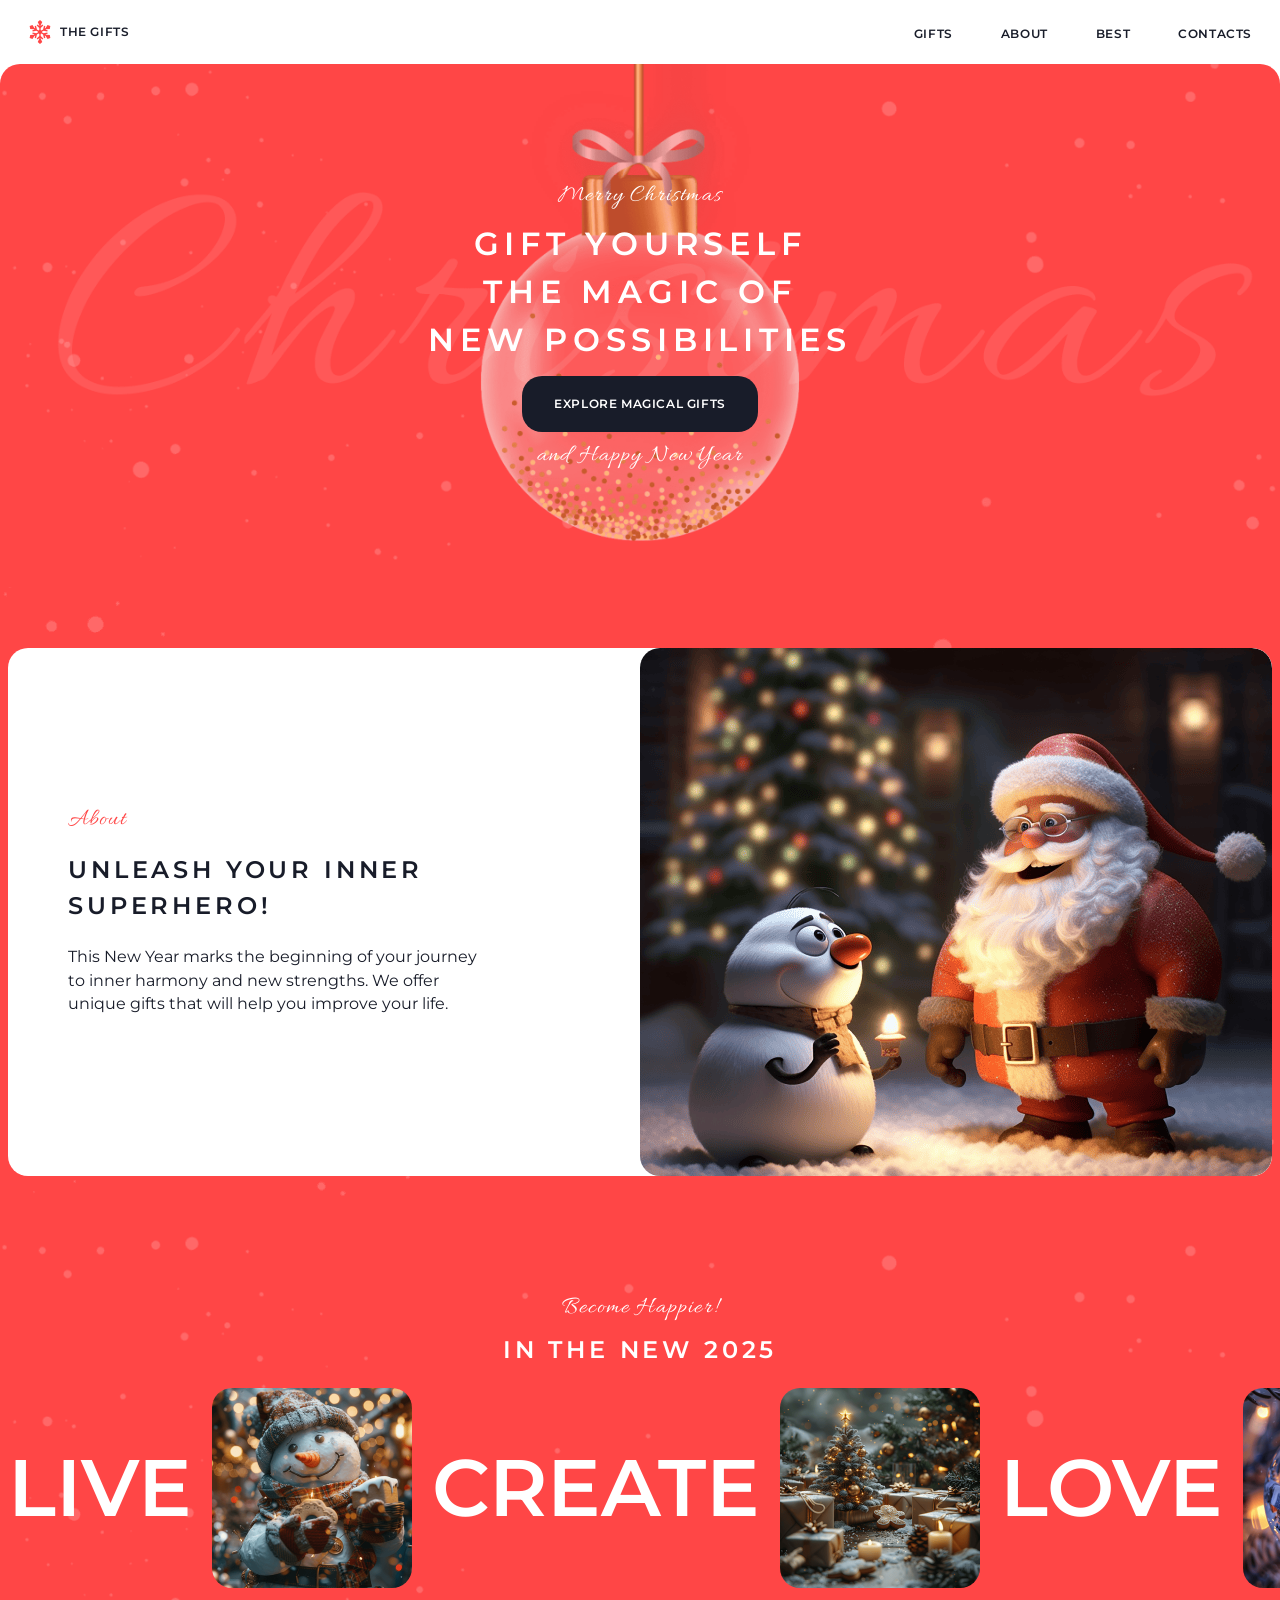
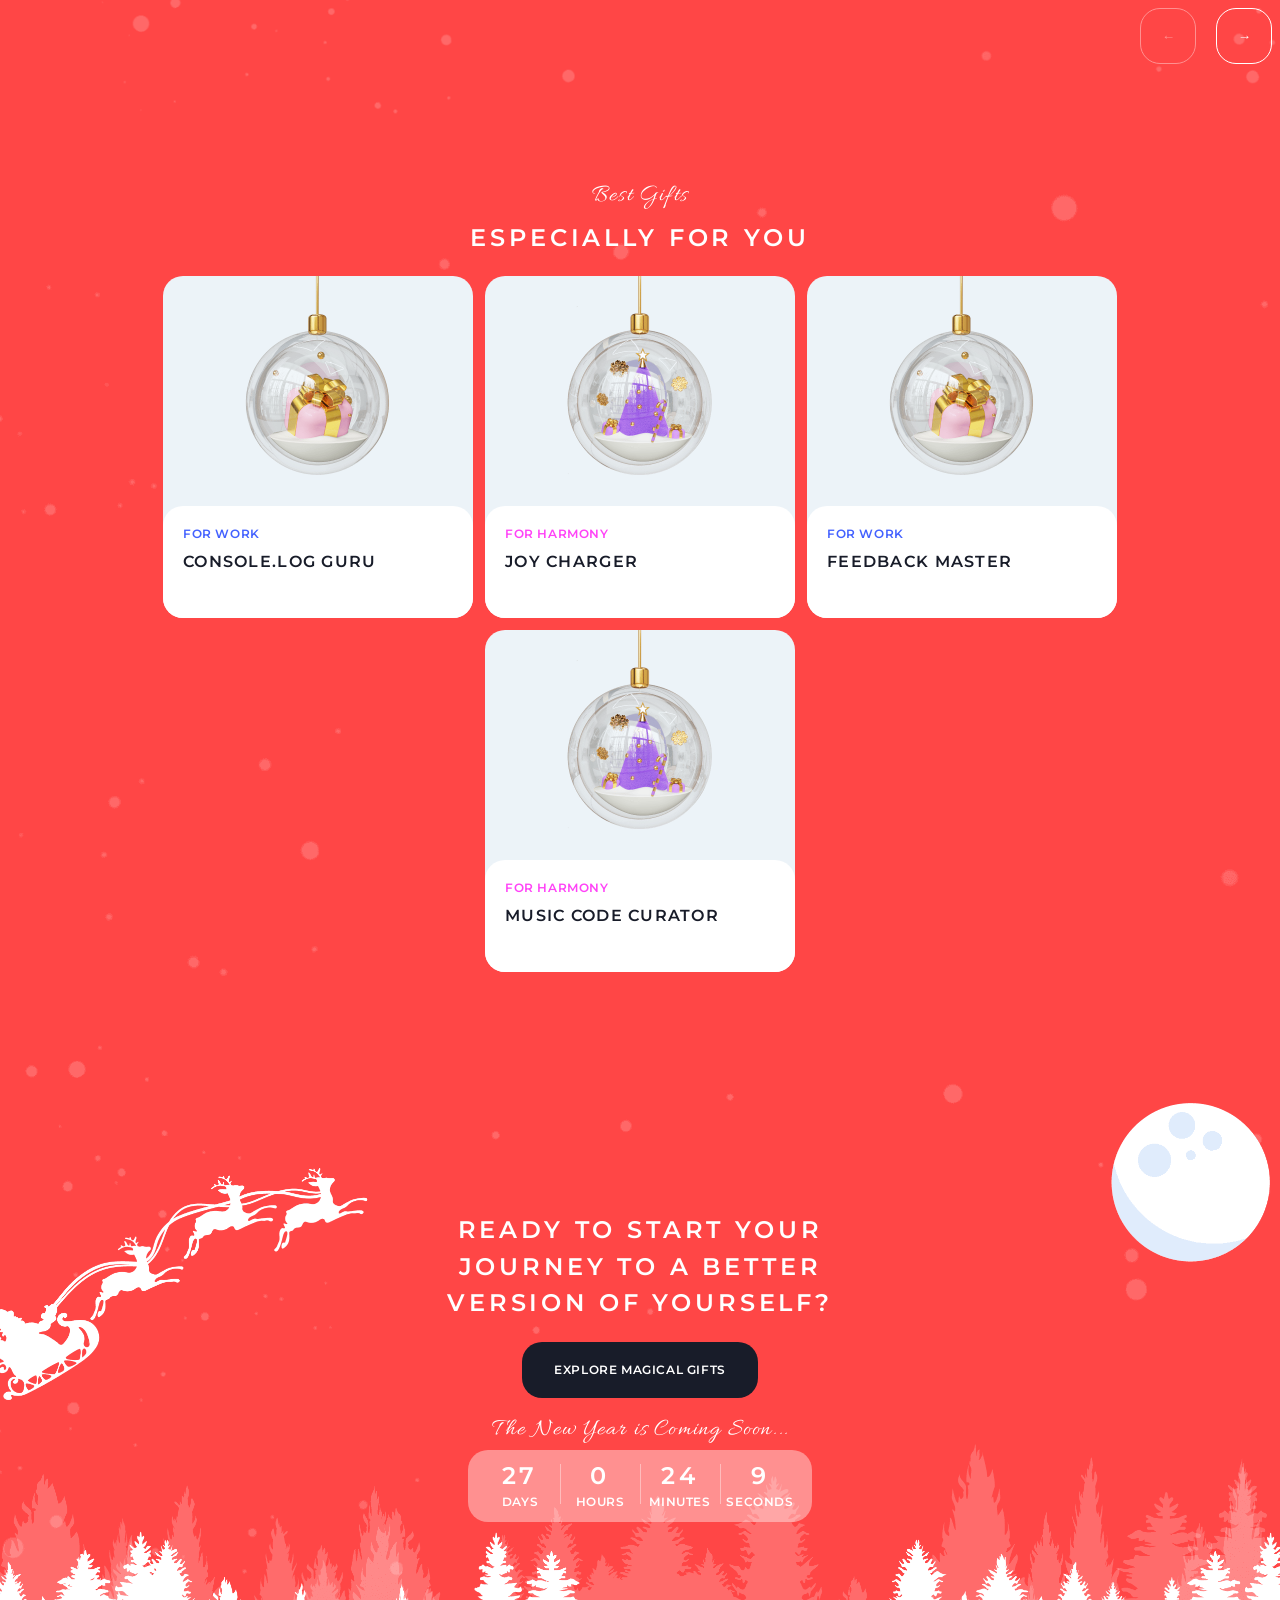
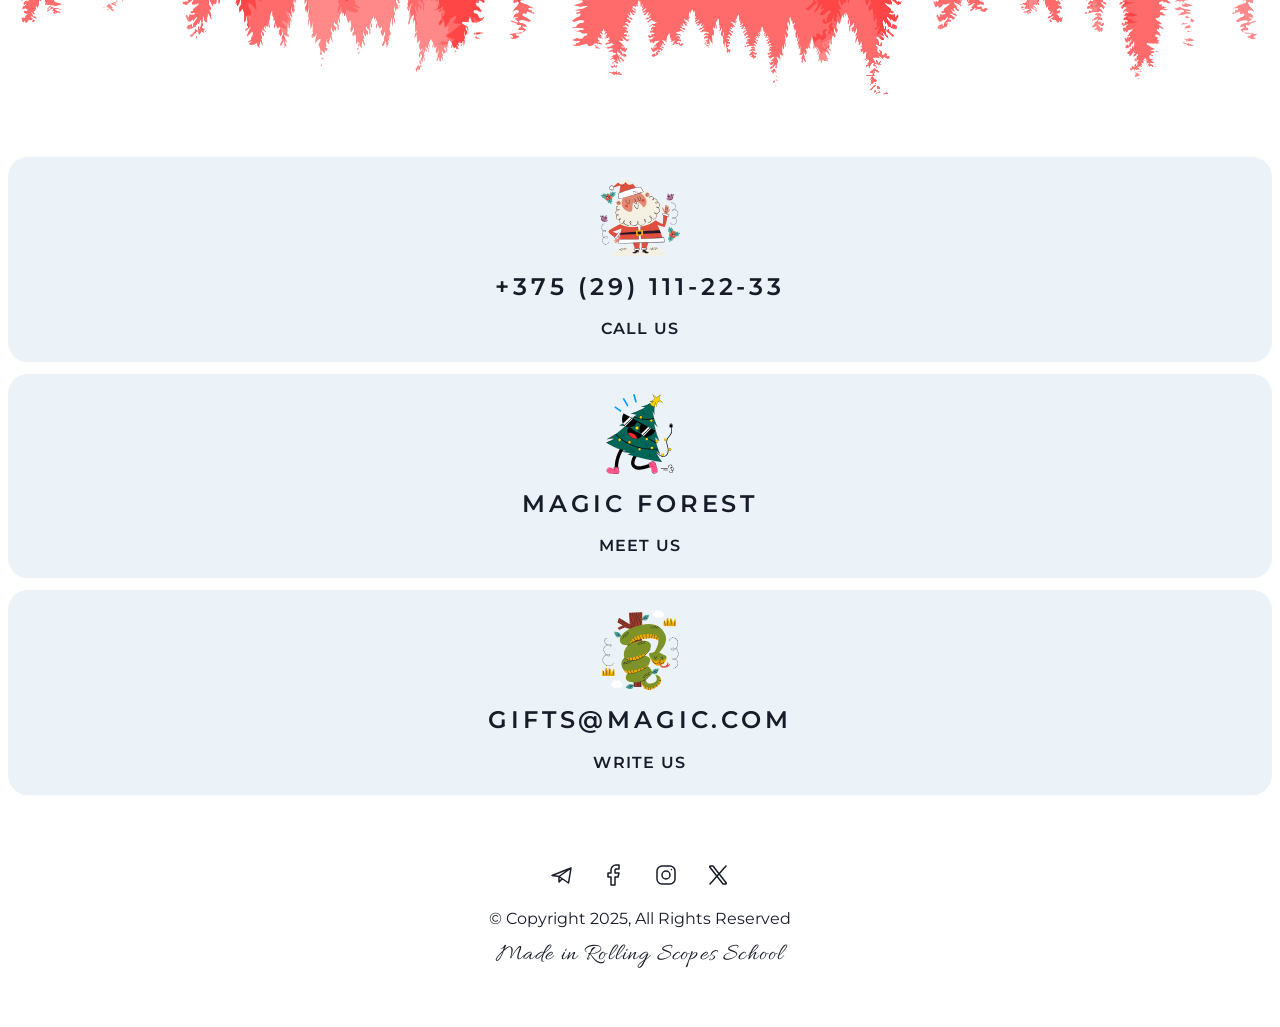
<file: christmas-shop/index.html>
<!DOCTYPE html>
<html lang="en">
<head>
    <meta charset="UTF-8">
    <title>Christmas Shop</title>
    <link rel="stylesheet" href="style.css">
    <link rel="preconnect" href="https://fonts.googleapis.com">
    <link rel="preconnect" href="https://fonts.gstatic.com" crossorigin>
    <link href="https://fonts.googleapis.com/css2?family=Allura&family=Montserrat:wght@400;600&display=swap" rel="stylesheet">
    <link rel="icon" href="icons/snowflake.svg" type="image/svg+xml">
    <meta name="viewport" content="width=device-width, initial-scale=1.0">
</head>
<body>
<header class="header">
    <div class="container">
        <div class="logo">
            <a href="index.html">
                <img src="icons/snowflake.svg" alt="logo">
                <span class="action-small1">The gifts</span>
            </a>
        </div>

<!--Бургер-меню-->
        <button class="burger-menu" aria-label="menu">
            <span class="burger-line"></span>
            <span class="burger-line"></span>
        </button>

        <nav class="navigation">
            <div class="nav-items">
                <div class="item-nav">
                    <a href="gifts.html" class="action-small">Gifts</a>
                </div>
                <div class="item-nav">
                    <a href="#about" class="action-small">About</a>
                </div>
                <div class="item-nav">
                    <a href="#best" class="action-small">Best</a>
                </div>
                <div class="item-nav">
                    <a href="#contacts" class="action-small">Contacts</a>
                </div>
            </div>
        </nav>
    </div>
</header>
<main>
    <section class="hero">
        <div class="container-hero">
            <p class="caption">Merry Christmas</p>
            <h1 class="h1">Gift yourself the magic of new possibilities</h1>
            <a href="gifts.html" class="action-small-hero hero-button">Explore magical gifts</a>
            <p class="caption">and Happy New Year</p>
        </div>
    </section>
    <section class="about-section">
        <div class="container-about">
            <div class="text-container-about">
                <div class="text-about">
                    <p id='about' class="caption-about">About</p>
                    <h2 class="h2">Unleash your inner superhero!</h2>
                    <p class="paragraph">This New Year marks the beginning of your journey to inner harmony and new strengths. We offer unique gifts that will help you improve your life.</p>
                </div>
            </div>
            <div class="image-container-about">
                <img src="icons/santa.png" alt="Santa" class="santa-image">
            </div>
        </div>
    </section>
    <section class="slider-section">
        <div class="container-slider">
            <div class="header-slider">
                <p class="caption">Become Happier!</p>
                <h2 class="text-header">in the New 2025</h2>
            </div>
            <div class="row">
                <div class="slider-row">
                    <span class="slider-text-row">Live</span>
                    <img src="icons/snowman.png" alt="Snowman" class="image-row">
                    <span class="slider-text-row">Create</span>
                    <img src="icons/christmas-trees.png" alt="Christmas-trees" class="image-row">
                    <span class="slider-text-row">Love</span>
                    <img src="icons/christmas-tree-ball.png" alt="Christmas-trees-ball" class="image-row">
                    <span class="slider-text-row">Dream</span>
                    <img src="icons/fairytale-house.png" alt="fairytale-house" class="image-row">
                </div>
            </div>
            <div class="button-container">
                <button class="button-slider-left">
                    <span class="vector-left">←</span>
                </button>
                <button class="button-slider-right">
                    <span class="vector-right">→</span>
                </button>
            </div>
        </div>
    </section>
    <section class="best-gifts-section">
        <div class="container-best-gifts">
            <div class="text-best-gifts">
                <p id='best' class="caption">Best Gifts</p>
                <h2 class="text-header">Especially for you</h2>
            </div>
            <div class="card-container" id="random-cards"></div>
        </div>
    </section>
    <section class="cta-section">
        <div class="container-cta">
            <div class="text-cta">
                <h2 class="h2 h2--white">Ready to start your journey to a better version of yourself?</h2>
                <a href="gifts.html" class="action-small-hero hero-button">Explore magical gifts</a>
                <div class="timer-container">
                    <p class="caption">The New Year is Coming Soon...</p>
                    <div class="timer">
                        <div class="timer-item">
                            <span class="h2 h2--white" id="days">0</span>
                            <span class="h4 h4--white">days</span>
                        </div>
                        <div class="timer-item">
                            <span class="h2 h2--white" id="hours">0</span>
                            <span class="h4 h4--white">hours</span>
                        </div>
                        <div class="timer-item">
                            <span class="h2 h2--white" id="minutes">0</span>
                            <span class="h4 h4--white">minutes</span>
                        </div>
                        <div class="timer-item">
                            <span class="h2 h2--white" id="seconds">0</span>
                            <span class="h4 h4--white">seconds</span>
                        </div>
                    </div>
                </div>
            </div>
        </div>
    </section>
</main>
<footer class="footer">
    <div class="container-footer">
        <div class="contacts-footer">
            <div class="contacts-item">
                <a href="tel:+375291112233" class="contact-link">
                    <img src="icons/santa-claus.svg" alt="santa-claus" class="footer-image">
                    <p id='contacts' class="action-large">+375 (29) 111-22-33</p>
                    <span class="h3">Call Us</span>
                </a>
            </div>
            <div class="contacts-item">
                <a href="https://maps.app.goo.gl/pPdFxmuCZJAxshtH9" target="_blank" class='contact-link'>
                    <img src="icons/christmas-tree.svg" alt="christmas-tree" class="footer-image">
                    <p class="action-large">Magic forest</p>
                    <span class="h3">meet us</span>
                </a>
            </div>
            <div class="contacts-item">
                <a href="mailto:gifts@magic.com" class='contact-link'>
                    <img src="icons/snake.svg" alt="snake" class="footer-image">
                    <p class="action-large">gifts@magic.com</p>
                    <span class="h3">write us</span>
                </a>
            </div>
        </div>
        <div class="links-footer">
            <div class="socials">
                <div class="socials-item">
                    <a href="https://web.telegram.org/" target="_blank" class="socials-link">
                        <svg width="24" height="24" viewBox="0 0 24 24" fill="none" xmlns="http://www.w3.org/2000/svg">
                            <path d="M21 5L2 12.5L9 13.5M21 5L18.5 20L9 13.5M21 5L9 13.5M9 13.5V19L12.2488 15.7229" stroke="#181C29" stroke-width="1.5" stroke-linecap="round" stroke-linejoin="round"/>
                        </svg>
                    </a>
                </div>
                <div class="socials-item">
                    <a href="https://www.facebook.com/?locale=ru_RU" target="_blank" class="socials-link">
                        <svg width="24" height="24" viewBox="0 0 24 24" fill="none" xmlns="http://www.w3.org/2000/svg">
                            <path d="M17 2H14C12.6739 2 11.4021 2.52678 10.4645 3.46447C9.52678 4.40215 9 5.67392 9 7V10H6V14H9V22H13V14H16L17 10H13V7C13 6.73478 13.1054 6.48043 13.2929 6.29289C13.4804 6.10536 13.7348 6 14 6H17V2Z" stroke="#181C29" stroke-width="1.5" stroke-linecap="round" stroke-linejoin="round"/>
                        </svg>
                    </a>
                </div>
                <div class="socials-item">
                    <a href="https://www.instagram.com/" target="_blank" class="socials-link">
                        <svg width="24" height="24" viewBox="0 0 24 24" fill="none" xmlns="http://www.w3.org/2000/svg">
                            <path d="M12 16C14.2091 16 16 14.2091 16 12C16 9.79086 14.2091 8 12 8C9.79086 8 8 9.79086 8 12C8 14.2091 9.79086 16 12 16Z" stroke="#181C29" stroke-width="1.5" stroke-linecap="round" stroke-linejoin="round"/>
                            <path d="M3 16V8C3 5.23858 5.23858 3 8 3H16C18.7614 3 21 5.23858 21 8V16C21 18.7614 18.7614 21 16 21H8C5.23858 21 3 18.7614 3 16Z" stroke="#181C29" stroke-width="1.5"/>
                            <path d="M17.5 6.51L17.51 6.49889" stroke="#181C29" stroke-width="1.5" stroke-linecap="round" stroke-linejoin="round"/>
                        </svg>
                    </a>
                </div>
                <div class="socials-item">
                    <a href="https://x.com/?lang=ru" target="_blank" class="socials-link">
                        <svg width="24" height="24" viewBox="0 0 24 24" fill="none" xmlns="http://www.w3.org/2000/svg">
                            <path d="M16.8198 20.7684L3.75317 3.96836C3.44664 3.57425 3.72749 3 4.22678 3H6.70655C6.8917 3 7.06649 3.08548 7.18016 3.23164L20.2468 20.0316C20.5534 20.4258 20.2725 21 19.7732 21H17.2935C17.1083 21 16.9335 20.9145 16.8198 20.7684Z" stroke="#181C29" stroke-width="1.5"/>
                            <path d="M20 3L4 21" stroke="#181C29" stroke-width="1.5" stroke-linecap="round"/>
                        </svg>
                    </a>
                </div>
            </div>
            <p class="paragraph-footer">© Copyright 2025, All Rights Reserved</p>
            <a href="https://rs.school/" target="_blank">
                <p class="caption-dark rs-link">Made in Rolling Scopes School</p>
            </a>
        </div>
    </div>
</footer>

<!-- Модальное окно для подарков -->
<div class="modal-overlay" id="modalOverlay">
    <div class="modal">
        <button class="modal-close-btn" id="modalCloseBtn">
            <svg width="70" height="70" viewBox="0 0 40 40" fill="none">
                <path d="M18 6L6 18M6 6L18 18" stroke="#181C29" stroke-width="1" />
            </svg>
        </button>

        <div class="modal-icon">
            <img id="modalIcon" src="icons/gift-for-work.png" alt="gift icon">
        </div>
        <div class="modal-description">
            <div class="modal-content">
                <span class="h4" id="modalCategory">For work</span>
                <span class="h3" id="modalName">Console.log Guru</span>
                <p class="paragraph" id="modalDescription">Uses console.log like a crystal ball to find any issue.</p>
            </div>
            <div class="modal-powers">
                <span class="h4">Adds superpowers to:</span>
                <div class="modal-items" id="modalSuperpowers"></div>
            </div>
        </div>
    </div>
</div>
<script src="index.js"></script>
</body>
</html>
</file>
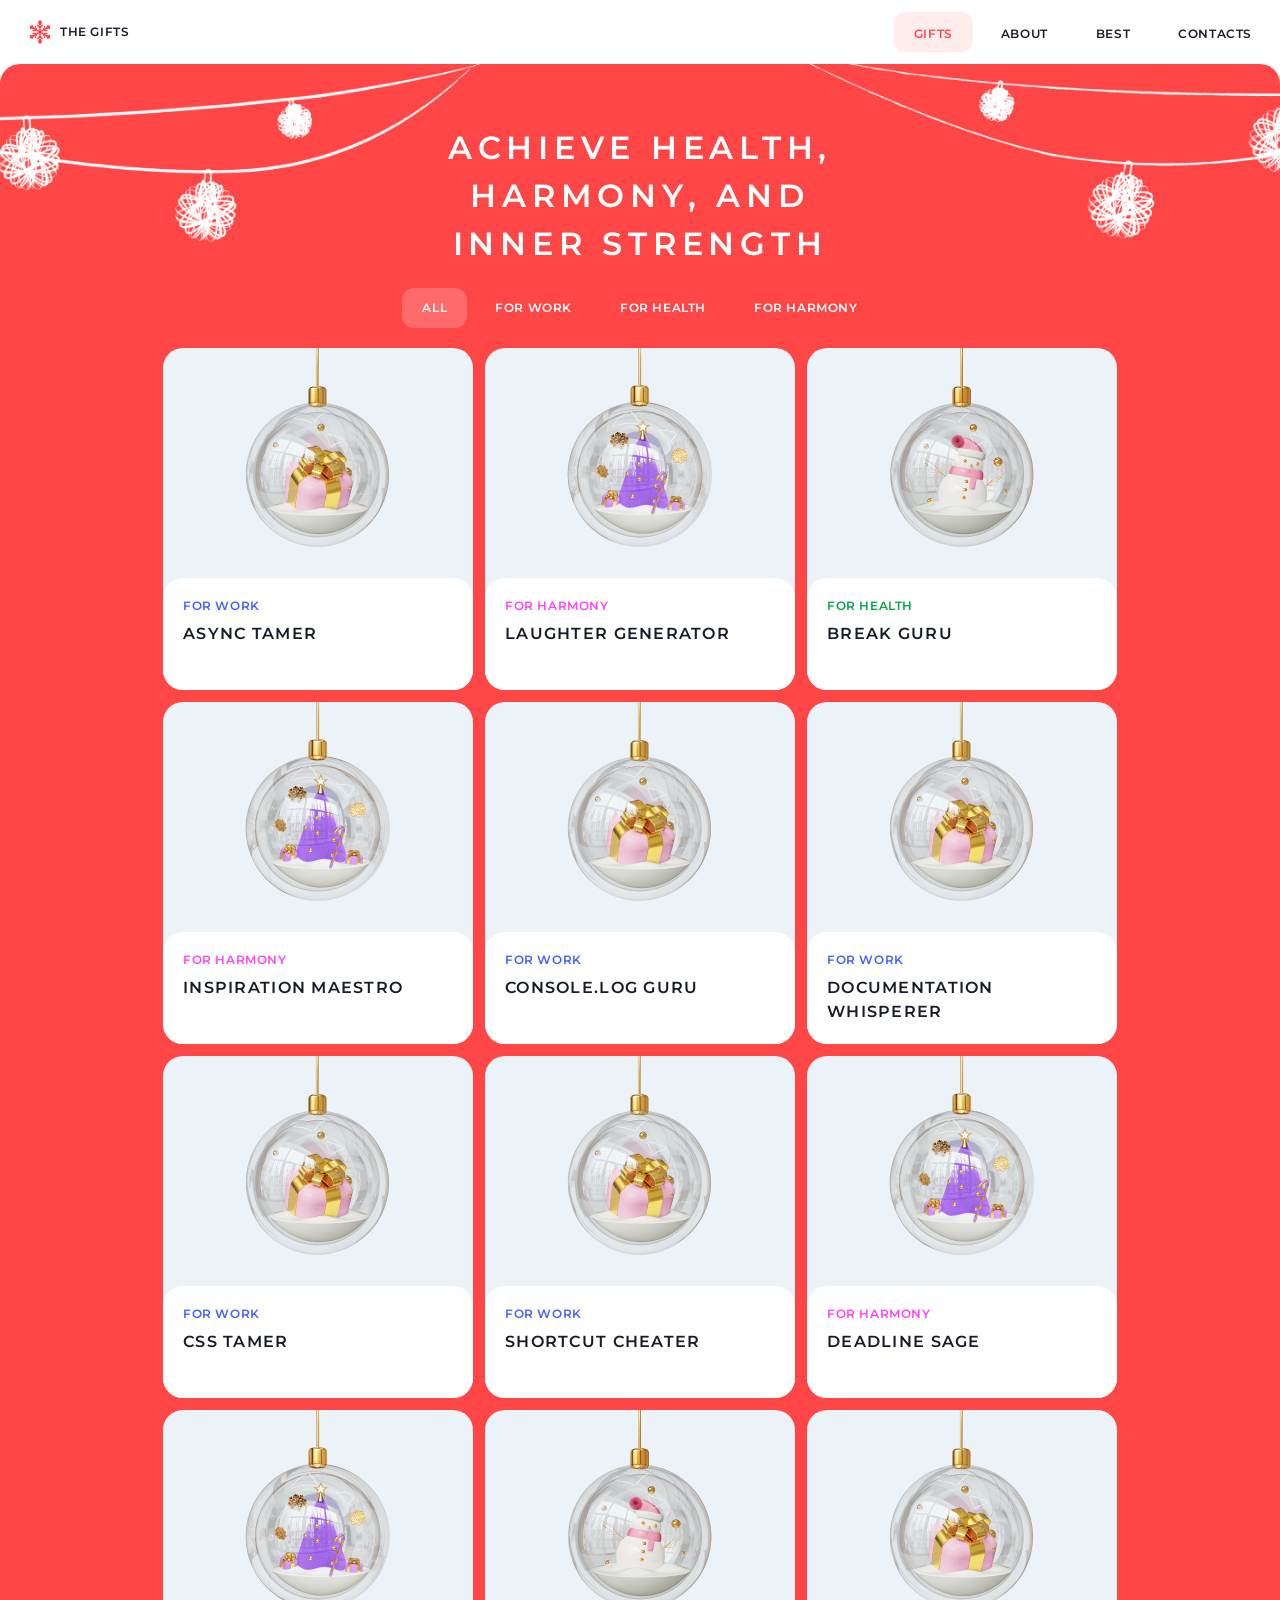
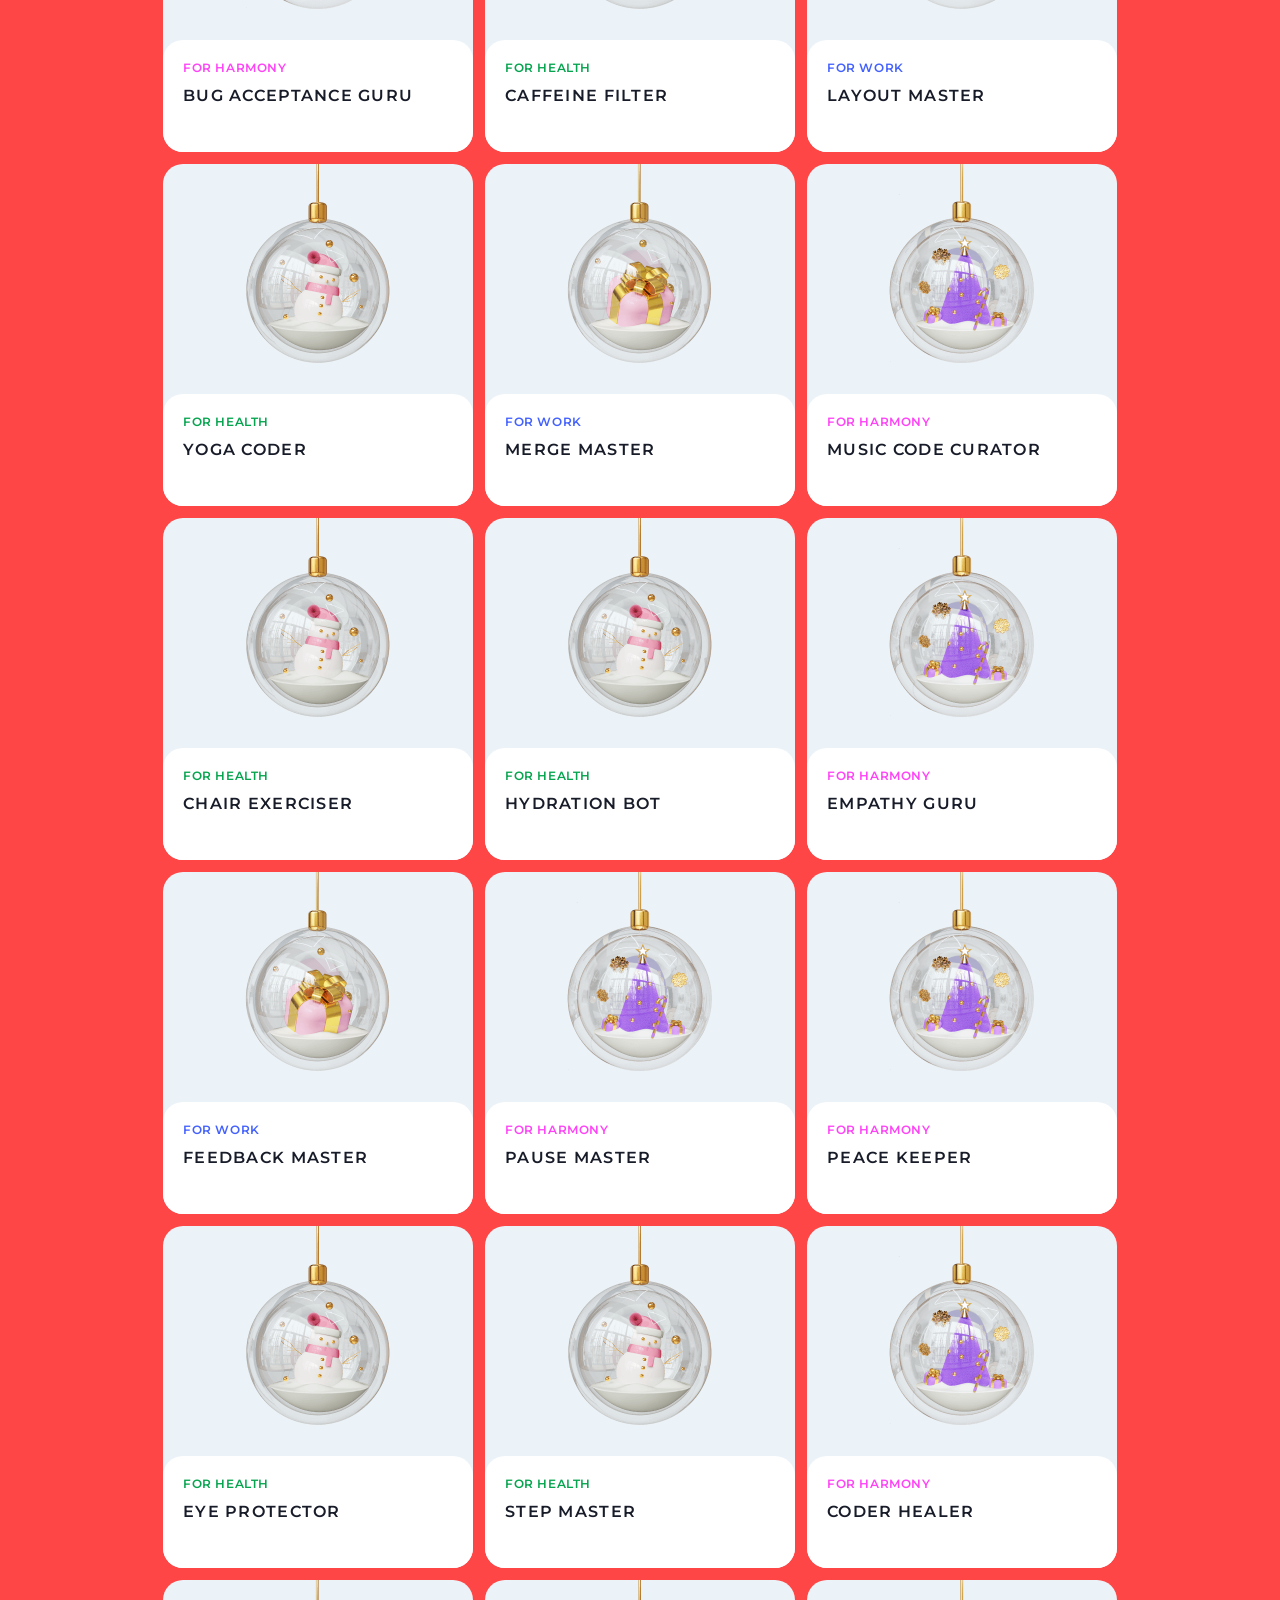
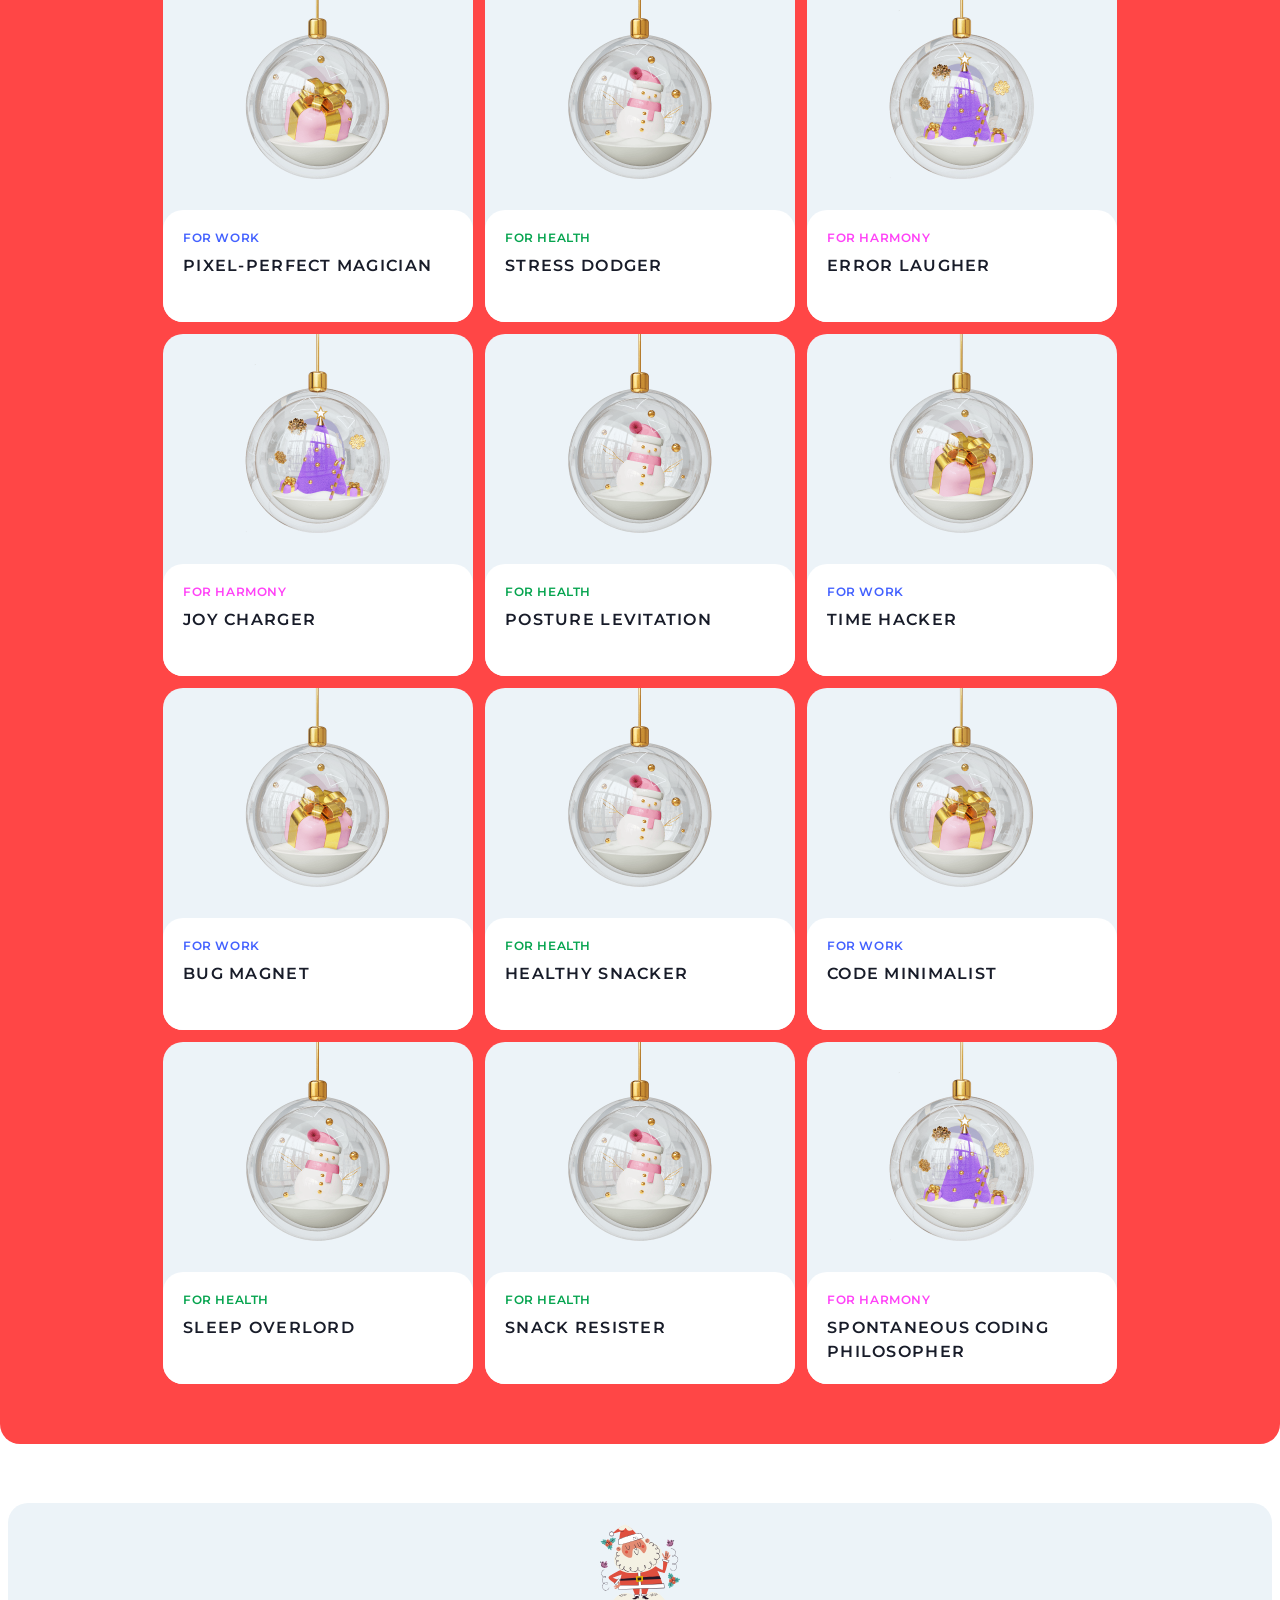
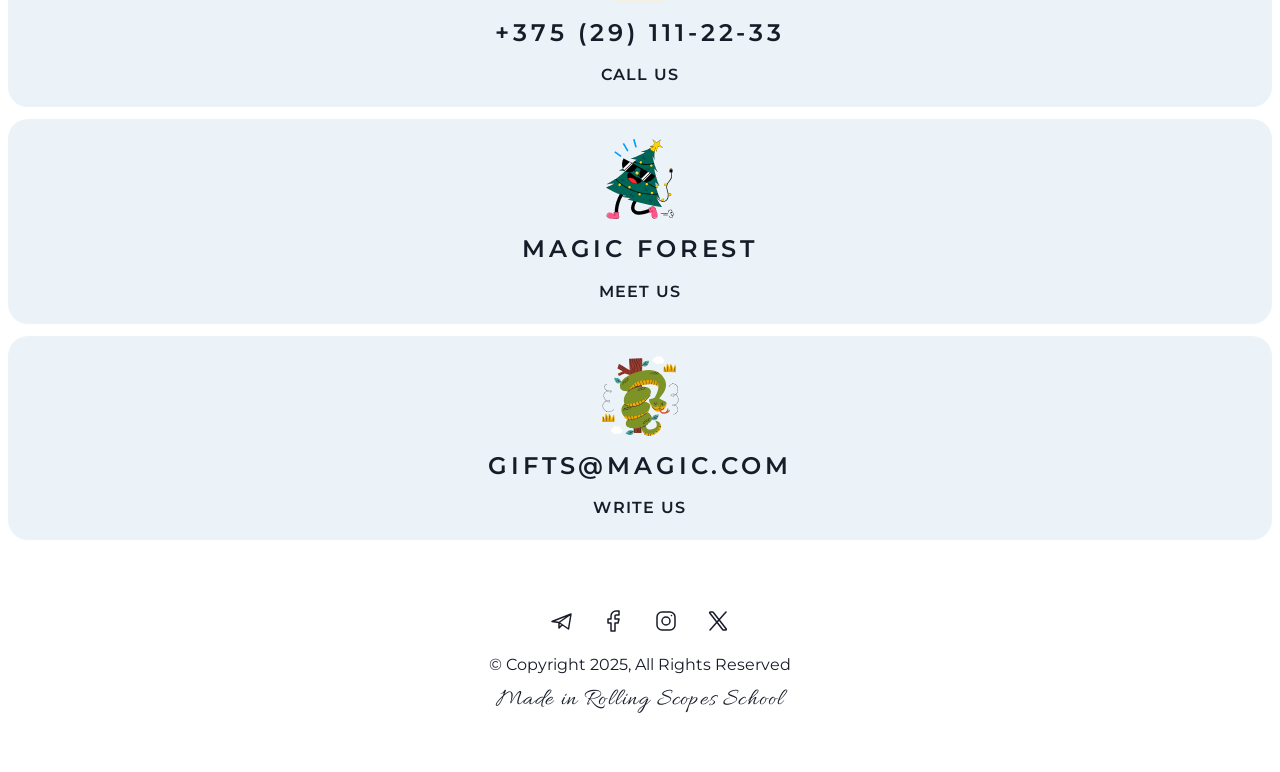
<file: christmas-shop/gifts.html>
<!DOCTYPE html>
<html lang="en">
<head>
    <meta charset="UTF-8">
    <title>Gifts</title>
    <link rel="stylesheet" href="gifts.css">
    <link rel="preconnect" href="https://fonts.googleapis.com">
    <link rel="preconnect" href="https://fonts.gstatic.com" crossorigin>
    <link href="https://fonts.googleapis.com/css2?family=Allura&family=Montserrat:wght@400;600&display=swap" rel="stylesheet">
    <link rel="icon" href="icons/snowflake.svg" type="image/svg+xml">
    <meta name="viewport" content="width=device-width, initial-scale=1.0">
</head>
<body>
<header class="header">
    <div class="container">
        <div class="logo">
            <a href="index.html">
                <img src="icons/snowflake.svg" alt="logo">
                <span class="action-small1">The gifts</span>
            </a>
        </div>

        <!--Бургер-меню-->
        <button class="burger-menu" aria-label="menu">
            <span class="burger-line"></span>
            <span class="burger-line"></span>
        </button>

        <nav class="navigation">
            <div class="nav-items">
                <div class="item-nav-active">
                    <a href="gifts.html" class="action-small-active">Gifts</a>
                </div>
                <div class="item-nav">
                    <a href="index.html#about" class="action-small">About</a>
                </div>
                <div class="item-nav">
                    <a href="index.html#best" class="action-small">Best</a>
                </div>
                <div class="item-nav">
                    <a href="#contact" class="action-small">Contacts</a>
                </div>
            </div>
        </nav>
    </div>
</header>
<main>
    <section class="gifts-section">
        <div class="container-gifts-section">
            <div class="text-gifts">
                <h1 class="h1">Achieve health, harmony, and inner strength</h1>
            </div>
            <div class="tabs-container">
                <button id="tab-all" class="tabs-items-active action-small-white">All</button>
                <button id="tab-work" class="tabs-items action-small-white">For work</button>
                <button id="tab-health" class="tabs-items action-small-white">For health</button>
                <button id="tab-harmony" class="tabs-items action-small-white">For harmony</button>
            </div>
            <div class="card-container" id="gifts-cards"></div>
        </div>
    </section>
</main>
<footer class="footer">
    <div class="container-footer">
        <div class="contacts-footer">
            <div class="contacts-item">
                <a href="tel:+375291112233" class="contact-link">
                    <img src="icons/santa-claus.svg" alt="santa-claus" class="footer-image">
                    <p id='contact' class="action-large">+375 (29) 111-22-33</p>
                    <span class="h3">Call Us</span>
                </a>
            </div>
            <div class="contacts-item">
                <a href="https://maps.app.goo.gl/pPdFxmuCZJAxshtH9" target="_blank" class='contact-link'>
                    <img src="icons/christmas-tree.svg" alt="christmas-tree" class="footer-image">
                    <p class="action-large">Magic forest</p>
                    <span class="h3">meet us</span>
                </a>
            </div>
            <div class="contacts-item">
                <a href="mailto:gifts@magic.com" class='contact-link'>
                    <img src="icons/snake.svg" alt="snake" class="footer-image">
                    <p class="action-large">gifts@magic.com</p>
                    <span class="h3">write us</span>
                </a>
            </div>
        </div>
        <div class="links-footer">
            <div class="socials">
                <div class="socials-item">
                    <a href="https://web.telegram.org/" target="_blank" class="socials-link">
                        <svg width="24" height="24" viewBox="0 0 24 24" fill="none" xmlns="http://www.w3.org/2000/svg">
                            <path d="M21 5L2 12.5L9 13.5M21 5L18.5 20L9 13.5M21 5L9 13.5M9 13.5V19L12.2488 15.7229" stroke="#181C29" stroke-width="1.5" stroke-linecap="round" stroke-linejoin="round"/>
                        </svg>
                    </a>
                </div>
                <div class="socials-item">
                    <a href="https://www.facebook.com/?locale=ru_RU" target="_blank" class="socials-link">
                        <svg width="24" height="24" viewBox="0 0 24 24" fill="none" xmlns="http://www.w3.org/2000/svg">
                            <path d="M17 2H14C12.6739 2 11.4021 2.52678 10.4645 3.46447C9.52678 4.40215 9 5.67392 9 7V10H6V14H9V22H13V14H16L17 10H13V7C13 6.73478 13.1054 6.48043 13.2929 6.29289C13.4804 6.10536 13.7348 6 14 6H17V2Z" stroke="#181C29" stroke-width="1.5" stroke-linecap="round" stroke-linejoin="round"/>
                        </svg>
                    </a>
                </div>
                <div class="socials-item">
                    <a href="https://www.instagram.com/" target="_blank" class="socials-link">
                        <svg width="24" height="24" viewBox="0 0 24 24" fill="none" xmlns="http://www.w3.org/2000/svg">
                            <path d="M12 16C14.2091 16 16 14.2091 16 12C16 9.79086 14.2091 8 12 8C9.79086 8 8 9.79086 8 12C8 14.2091 9.79086 16 12 16Z" stroke="#181C29" stroke-width="1.5" stroke-linecap="round" stroke-linejoin="round"/>
                            <path d="M3 16V8C3 5.23858 5.23858 3 8 3H16C18.7614 3 21 5.23858 21 8V16C21 18.7614 18.7614 21 16 21H8C5.23858 21 3 18.7614 3 16Z" stroke="#181C29" stroke-width="1.5"/>
                            <path d="M17.5 6.51L17.51 6.49889" stroke="#181C29" stroke-width="1.5" stroke-linecap="round" stroke-linejoin="round"/>
                        </svg>
                    </a>
                </div>
                <div class="socials-item">
                    <a href="https://x.com/?lang=ru" target="_blank" class="socials-link">
                        <svg width="24" height="24" viewBox="0 0 24 24" fill="none" xmlns="http://www.w3.org/2000/svg">
                            <path d="M16.8198 20.7684L3.75317 3.96836C3.44664 3.57425 3.72749 3 4.22678 3H6.70655C6.8917 3 7.06649 3.08548 7.18016 3.23164L20.2468 20.0316C20.5534 20.4258 20.2725 21 19.7732 21H17.2935C17.1083 21 16.9335 20.9145 16.8198 20.7684Z" stroke="#181C29" stroke-width="1.5"/>
                            <path d="M20 3L4 21" stroke="#181C29" stroke-width="1.5" stroke-linecap="round"/>
                        </svg>
                    </a>
                </div>
            </div>
            <p class="paragraph-footer">© Copyright 2025, All Rights Reserved</p>
            <a href="https://rs.school/" target="_blank">
                <p class="caption-dark rs-link">Made in Rolling Scopes School</p>
            </a>
        </div>
    </div>
</footer>
<!-- Кнопка "Прокрутка вверх" -->
<button id="scrollToTopBtn" class="scroll-to-top" aria-label="top">
    <span class="arrow-up">↑</span>
</button>
<!-- Модальное окно для подарков -->
<div class="modal-overlay" id="modalOverlay">
    <div class="modal">
        <button class="modal-close-btn" id="modalCloseBtn">
            <svg width="70" height="70" viewBox="0 0 40 40" fill="none">
                <path d="M18 6L6 18M6 6L18 18" stroke="#181C29" stroke-width="1" />
            </svg>
        </button>

        <div class="modal-icon">
            <img id="modalIcon" src="icons/gift-for-work.png" alt="gift icon">
        </div>
        <div class="modal-description">
            <div class="modal-content">
                <span class="h4" id="modalCategory">For work</span>
                <span class="h3" id="modalName">Console.log Guru</span>
                <p class="paragraph" id="modalDescription">Uses console.log like a crystal ball to find any issue.</p>
            </div>
            <div class="modal-powers">
                <span class="h4">Adds superpowers to:</span>
                <div class="modal-items" id="modalSuperpowers"></div>
            </div>
        </div>
    </div>
</div>
<script src="gifts.js"></script>
</body>
</html>
</file>
<file: christmas-shop/style.css>
* {
    box-sizing: border-box;
    margin: 0;
    padding: 0;
}

html {
    scroll-behavior: smooth;
}


button {
    cursor: pointer;
}

a {
    cursor: pointer;
    text-decoration: none;
}

img {
    max-width: 100%;
    height: auto;
    display: block;
}

.header {
    width: 100%;
    min-height: 64px;
    height: auto;
    padding: 0 8px;
    background: #FFFFFF;
}

.container {
    max-width: 1276px;
    width: 100%;
    min-height: 64px;
    height: auto;
    padding: 12px 0;
    gap: 12px;
    margin: 0 auto;
    background-color: #FFFFFF;
    display: flex;
    justify-content: space-between;
    align-items: center;
}

.logo {
    min-width: 141px;
    width: 100%;
    height: 40px;
    padding: 8px 20px;
    border-radius: 20px;
    gap: 8px;
    display: flex;
    align-items: center;
}

.logo a {
    display: flex;
    align-items: center;
    gap: 8px;
}

.action-small {
    width: auto;
    height: 16px;
    font-family: Montserrat, sans-serif;
    font-weight: 600;
    font-style: normal;
    font-size: 12px;
    line-height: 1.3;
    letter-spacing: 0.05em;
    text-transform: uppercase;
    color: #181C29;
    transition: color 0.3s ease;
}

.action-small1 {
    width: auto;
    height: 16px;
    font-family: Montserrat, sans-serif;
    font-weight: 600;
    font-style: normal;
    font-size: 12px;
    line-height: 1.3;
    letter-spacing: 0.05em;
    text-transform: uppercase;
    color: #181C29;
}

.navigation {
    width: 100%;
    min-height: 40px;
    height: auto;
    display: flex;
    justify-content: flex-end;
}

.nav-items {
    width: auto;
    min-height: 40px;
    height: auto;
    gap: 8px;
    display: flex;
    flex-wrap: wrap;
    justify-content: center;
}

.item-nav {
    width: auto;
    height: 40px;
    padding: 12px 20px;
    border-radius: 12px;
    transition: all 0.3s ease;
    cursor: pointer;
    user-select: none;
}

@media (hover: hover) {
    .item-nav:hover {
        background-color: #FF46461A;
    }
}

@media (hover: hover) {
    .item-nav:hover .action-small {
        color: #FF4646;
    }
}

.hero {
    max-width: 1440px;
    width: 100%;
    min-height: 524px;
    height: auto;
    padding: 60px 8px;
    margin: 0 auto;
    background-color: #FF4646;
    border-radius: 20px 20px 0 0;
    background-image: url('icons/bg-snow.png'), url('icons/bg-ball.png');
    background-size: cover, cover;
    background-position: center, center;
    background-repeat: repeat no-repeat;
    display: flex;
    align-items: center;
    justify-content: center;
}

.container-hero {
    max-width: 500px;
    width: 100%;
    min-height: 404px;
    height: auto;
    padding: 60px 0;
    gap: 12px;
    margin: 0 auto;
    display: flex;
    flex-direction: column;
    justify-content: center;
    align-items: center;
    text-align: center;
}

.caption {
    max-width: 426px;
    width: 100%;
    height: auto;
    font-family: "Allura", cursive;
    font-weight: 400;
    font-style: normal;
    font-size: 24px;
    line-height: 1;
    letter-spacing: 0.05em;
    color: #FFFFFF;
}

.caption-dark {
    max-width: 429px;
    width: 100%;
    height: auto;
    font-family: "Allura", cursive;
    font-weight: 400;
    font-style: normal;
    font-size: 24px;
    line-height: 1;
    letter-spacing: 0.05em;
    color: #181C29;
    text-align: center;
}

.h1 {
    max-width: 429px;
    width: 100%;
    height: auto;
    font-family: Montserrat, sans-serif;
    font-weight: 600;
    font-style: normal;
    font-size: 32px;
    line-height: 1.5;
    letter-spacing: 0.18em;
    text-transform: uppercase;
    color: #FFFFFF;
}

.hero-button {
    min-width: 235px;
    width: 100%;
    min-height: 56px;
    height: auto;
    border-radius: 20px;
    padding: 8px 32px;
    background-color: #181C29;
    display: flex;
    justify-content: center;
    align-items: center;
    transition: background-color 0.3s ease;
}

@media (hover: hover) {
    .hero-button:hover {
        background-color: #FFFFFF;
    }
}

.action-small-hero {
    width: auto;
    height: 16px;
    font-family: Montserrat, sans-serif;
    font-weight: 600;
    font-style: normal;
    font-size: 12px;
    line-height: 1.3;
    letter-spacing: 0.05em;
    text-transform: uppercase;
    color: #FFFFFF;
    transition: color 0.3s ease;
}

@media (hover: hover) {
    .action-small-hero:hover {
        color: #181C29;
    }
}

.about-section {
    max-width: 1440px;
    width: 100%;
    min-height: 648px;
    height: auto;
    padding: 60px 8px;
    background-color: #FF4646;
    background-image: url('icons/bg-snow.png');
    margin: 0 auto;
    background-size: cover, cover;
    background-position: center, center;
    background-repeat: repeat no-repeat;
}

.container-about {
    max-width: 1276px;
    width: 100%;
    min-height: 528px;
    height: auto;
    border-radius: 20px;
    background-color: #FFFFFF;
    margin: 0 auto;
    display: flex;
    align-items: stretch;
    overflow: hidden;
}

.text-container-about {
    width: 50%;
    min-height: 528px;
    height: auto;
    padding: 0 60px;
    display: flex;
    align-items: center;
}

.text-about {
    max-width: 426px;
    width: 100%;
    height: auto;
    padding: 60px 0;
    gap: 20px;
    display: flex;
    flex-direction: column;
}

.caption-about {
    max-width: 426px;
    width: 100%;
    height: auto;
    font-family: "Allura", cursive;
    font-weight: 400;
    font-style: normal;
    font-size: 24px;
    line-height: 1;
    letter-spacing: 0.05em;
    color: #FF4646;
}

.h2 {
    max-width: 426px;
    width: 100%;
    height: auto;
    font-family: Montserrat, sans-serif;
    font-weight: 600;
    font-style: normal;
    font-size: 24px;
    line-height: 1.52;
    letter-spacing: 0.16em;
    text-transform: uppercase;
    color: #181C29;
}

.h2--white { color: #FFFFFF; }

.paragraph {
    max-width: 426px;
    width: 100%;
    height: auto;
    font-family: Montserrat, sans-serif;
    font-weight: 400;
    font-style: normal;
    font-size: 16px;
    line-height: 1.48;
    color: #181C29;
}

.paragraph-footer {
    max-width: 426px;
    width: 100%;
    height: auto;
    font-family: Montserrat, sans-serif;
    font-weight: 400;
    font-style: normal;
    font-size: 16px;
    line-height: 1.48;
    color: #181C29;
    text-align: center;
}

.image-container-about {
    width: 50%;
    max-height: 528px;
    height: auto;

}

.santa-image {
    width: 100%;
    height: 100%;
    border-radius: 20px;
    object-fit: cover;
    object-position: center;
}

.slider-section {
    max-width: 1440px;
    width: 100%;
    min-height: 488px;
    height: auto;
    padding: 60px 8px;
    background-color: #FF4646;
    background-image: url('icons/bg-snow.png');
    margin: 0 auto;
    background-size: cover, cover;
    background-position: center, center;
    background-repeat: repeat no-repeat;
    overflow-x: hidden;
    overflow-y: visible;
}

.container-slider {
    max-width: 1276px;
    width: 100%;
    min-height: 368px;
    height: auto;
    gap: 20px;
    display: flex;
    flex-direction: column;
    align-items: center;
    margin: 0 auto;
}

.header-slider {
    max-width: 426px;
    width: 100%;
    height: auto;
    gap: 12px;
    margin: 0 auto;
    display: flex;
    flex-direction: column;
    align-items: center;
    text-align: center;
}

.text-header {
    max-width: 426px;
    width: 100%;
    height: auto;
    font-family: Montserrat, sans-serif;
    font-weight: 600;
    font-style: normal;
    font-size: 24px;
    line-height: 1.52;
    letter-spacing: 0.16em;
    text-transform: uppercase;
    color: #FFFFFF;
}

.row {
    max-width: 1276px;
    width: 100%;
    height: 200px;
    margin: 0 auto;
}

.slider-row {
    width: max-content;
    min-width: 100%;
    height: auto;
    gap: 20px;
    display: flex;
    justify-content: flex-start;
    align-items: center;
    margin-bottom: 60px;
}

.slider-text-row {
    width: auto;
    height: auto;
    font-family: Montserrat, sans-serif;
    font-weight: 600;
    font-style: normal;
    font-size: 80px;
    line-height: 1;
    text-transform: uppercase;
    color: #FFFFFF;
    display: flex;
    align-items: center;
    white-space: nowrap;
}

.image-row {
    width: 200px;
    height: 200px;
    border-radius: 20px;
    object-fit: cover;
}

.button-container {
    max-width: 1276px;
    width: 100%;
    min-height: 56px;
    height: auto;
    gap: 20px;
    display: flex;
    justify-content: flex-end;
}

.button-slider-left {
    width: 56px;
    height: 56px;
    border-radius: 20px;
    border: 1px solid rgba(255, 255, 255);
    background-color: transparent;
    display: flex;
    align-items: center;
    justify-content: center;
    user-select: none;
}

.button-slider-right {
    width: 56px;
    height: 56px;
    border-radius: 20px;
    border: 1px solid rgba(255, 255, 255);
    background-color: transparent;
    display: flex;
    align-items: center;
    justify-content: center;
    transition: all 0.3s ease;
}

@media (hover: hover) {
    .button-slider-right:hover {
        background-color: #FFFFFF;
    }
}


@media (hover: hover) {
    .button-slider-left:hover {
        background-color: #FFFFFF;
    }
}

@media (hover: hover) {
    .button-slider-right:hover .vector-right {
        color: #FF4646;
    }
}

@media (hover: hover) {
    .button-slider-left:hover .vector-left {
        color: #FF4646;
    }
}

.vector-left {
    width: 12.5px;
    height: 12px;
    color: rgba(255, 255, 255);
    line-height: 1;
}

.vector-right {
    width: 12.5px;
    height: 12px;
    color: rgba(255, 255, 255);
    line-height: 1;
    transition: all 0.3s ease;
}

.button-slider-left.active,
.button-slider-right.active {
    cursor: pointer;
    opacity: 1;
}

.button-slider-left.disabled,
.button-slider-right.disabled {
    opacity: 0.4;
    cursor: not-allowed;
    pointer-events: none;
}


.slider-row {
    transition: transform 0.5s ease-in-out;
}

.best-gifts-section {
    max-width: 1440px;
    width: 100%;
    min-height: 554px;
    height: auto;
    padding: 60px 8px;
    background-color: #FF4646;
    background-image: url('icons/bg-snow.png');
    margin: 0 auto;
    background-size: cover, cover;
    background-position: center, center;
    background-repeat: repeat no-repeat;
}

.container-best-gifts {
    max-width: 1276px;
    width: 100%;
    height: auto;
    gap: 20px;
    display: flex;
    flex-direction: column;
    align-items: center;
    margin: 0 auto;
}

.text-best-gifts {
    max-width: 426px;
    width: 100%;
    height: 72px;
    padding: 0;
    gap: 12px;
    margin: 0 auto;
    display: flex;
    flex-direction: column;
    align-items: center;
    text-align: center;
}

.card-container {
    max-width: 1276px;
    width: 100%;
    min-height: 342px;
    height: auto;
    gap: 12px;
    display: flex;
    flex-direction: row;
    flex-wrap: wrap;
    justify-content: center;
}

.card-item {
    width: 310px;
    min-height: 342px;
    height: auto;
    border-radius: 20px;
    background-color: #ECF3F8;
    transition: all 0.3s ease;
    cursor: pointer;
}

@media (hover: hover) {
    .card-item:hover .h3 {
        color: #FF4646;
    }
}

.card-item-image {
    width: 100%;
    max-height: 230px;
    height: auto;
}

.image-item {
    width: 100%;
    height: 100%;
    object-fit: cover;
}

.text-card {
    width: 100%;
    min-height: 112px;
    height: auto;
    border-radius: 20px;
    padding: 20px;
    gap: 8px;
    background-color: #FFFFFF;
    display: flex;
    flex-direction: column;
}

.h4 {
    width: auto;
    height: 16px;
    font-family: Montserrat, sans-serif;
    font-weight: 600;
    font-style: normal;
    font-size: 12px;
    line-height: 1.3;
    letter-spacing: 0.05em;
    text-transform: uppercase;
}

.h4--purple { color: #4361FF; }
.h4--green { color: #06A44F; }
.h4--pink { color: #FF43F7; }
.h4--white { color: #FFFFFF; }

.h3 {
    width: auto;
    max-width: 100%;
    height: auto;
    font-family: Montserrat, sans-serif;
    font-weight: 600;
    font-style: normal;
    font-size: 16px;
    line-height: 1.52;
    letter-spacing: 0.08em;
    text-transform: uppercase;
    color: #181C29;
}

.cta-section {
    max-width: 1440px;
    width: 100%;
    min-height: 668px;
    height: auto;
    padding: 60px 8px;
    margin: 0 auto;
    background-color: #FF4646;
    border-radius: 0 0 20px 20px;
    background-image: url('icons/bg-forest.png'), url('icons/bg-snow.png');
    background-size: cover, cover;
    background-position: center, center;
    background-repeat: repeat no-repeat;
    display: flex;
    justify-content: center;
    align-items: center;
}

.container-cta {
    max-width: 1276px;
    width: 100%;
    min-height: 548px;
    height: auto;
    border-radius: 20px;
    padding: 60px 0;
    display: flex;
    justify-content: center;
}

.text-cta {
    max-width: 426px;
    width: 100%;
    min-height: 428px;
    height: auto;
    border-radius: 20px;
    padding: 60px 0;
    gap: 20px;
    display: flex;
    flex-direction: column;
    align-items: center;
    text-align: center;
}

.timer-container {
    max-width: 426px;
    width: 100%;
    height: auto;
    gap: 8px;
    display: flex;
    flex-direction: column;
    align-items: center;
}

.timer {
    max-width: 344px;
    width: 100%;
    min-height: auto;
    border-radius: 20px;
    padding: 8px 12px 12px 12px;
    background-color: rgba(255, 255, 255, 0.4);
    display: flex;
    flex-wrap: wrap;
    justify-content: center;
    align-items: center;
    margin: 0 auto;
}

.timer-item {
    min-width: 80px;
    width: auto;
    height: 52px;
    display: flex;
    flex-direction: column;
    align-items: center;
    position: relative;
    justify-content: center;
    text-align: center;
}

.timer-item:not(:last-child)::after {
    content: "";
    position: absolute;
    right: -1px;
    top: 50%;
    transform: translateY(-50%);
    width: 1px;
    height: 40px;
    background-color: rgba(255, 255, 255, 0.4);
}

.footer {
    max-width: 1440px;
    width: 100%;
    min-height: 496px;
    height: auto;
    padding: 60px 8px;
    margin: 0 auto;
    background-color: #FFFFFF;
    display: flex;
    align-items: center;
}

.container-footer {
    max-width: 1276px;
    width: 100%;
    min-height: 376px;
    height: auto;
    gap: 60px;
    display: flex;
    flex-direction: column;
    align-items: center;
    margin: 0 auto;
}

.contacts-footer {
    max-width: 1276px;
    width: 100%;
    min-height: 204px;
    height: auto;
    border-radius: 60px;
    gap: 12px;
    display: flex;
    justify-content: center;
    flex-wrap: wrap;
    margin-top: -3px;
}

.contacts-item {
    max-width: 417.33px;
    width: 100%;
    min-height: 204px;
    height: auto;
    border-radius: 20px;
    padding: 20px;
    gap: 12px;
    background-color: #ECF3F8;
    display: flex;
    flex-direction: column;
    align-items: center;
    text-align: center;
    transition: all 0.3s ease;
    cursor: pointer;
}


@media (hover: hover) {
    .contacts-item:hover .action-large {
        color: #FF4646;
    }
}

@media (hover: hover) {
    .contacts-item:hover .h3 {
        color: #FF4646;
    }
}

.contact-link {
    display: flex;
    flex-direction: column;
    align-items: center;
    color: inherit;
    gap: 12px;
}

.footer-image {
    width: 80px;
    height: 80px;
    object-fit: contain;
}

.action-large {
    width: 100%;
    min-height: 36px;
    height: auto;
    font-family: Montserrat, sans-serif;
    font-weight: 600;
    font-style: normal;
    font-size: 24px;
    line-height: 1.52;
    letter-spacing: 0.16em;
    text-transform: uppercase;
    color: #181C29;
    margin: 0;
}

.links-footer {
    max-width: 1276px;
    width: 100%;
    min-height: 112px;
    height: auto;
    gap: 12px;
    display: flex;
    justify-content: center;
    align-items: center;
    flex-direction: column;
}

.socials {
    max-width: 196px;
    width: auto;
    height: 40px;
    gap: 12px;
    display: flex;
    justify-content: center;
    align-items: center;
}

.socials-item {
    width: 40px;
    height: 40px;
    padding: 8px;
    display: flex;
    align-items: center;
    justify-content: center;
    transition: all 0.3s ease;
}

.socials-link {
    width: 24px;
    height: 24px;
    display: flex;
    align-items: center;
    justify-content: center;
    transition: all 0.3s ease;
}

@media (hover: hover) {
    .socials-link:hover svg path {
        stroke: #FF4646;
    }
}

@media (hover: hover) {
    .rs-link:hover {
        color: #FF4646;
    }
}

/* Бургер-меню */
.burger-menu {
    display: none;
    width: 40px;
    height: 40px;
    flex-direction: column;
    justify-content: center;
    align-items: center;
    gap: 8px;
    background: transparent;
    border: none;
    cursor: pointer;
}

.burger-line {
    width: 20px;
    height: 1px;
    background-color: #181C29;
    border-radius: 1px;
    transition: all 0.3s ease;
}

/* Анимация в крестик при открытии */
.burger-menu.active .burger-line:nth-child(1) {
    transform: translateY(5px) rotate(45deg);
}
.burger-menu.active .burger-line:nth-child(2) {
    transform: translateY(-5px) rotate(-45deg);
}

body.no-scroll {
    overflow: hidden;
}

/* Медиа-запросы на 768px */
@media (max-width: 768px) {
    .container {
        display: flex;
        justify-content: space-between;
        align-items: center;
        position: relative;
    }

    /* Показываем бургер */
    .burger-menu {
        display: flex;
    }

    /* Скрываем навигацию */
    .navigation {
        position: fixed;
        top: 64px;
        left: 0;
        right: 0;
        bottom: 0;
        width: 100%;
        height: calc(100% - 64px);  /* вся высота минус header */
        background-color: #FFFFFF;
        padding: 20px;
        z-index: 1000;
        transform: translateX(100%);      /* скрыта справа */
        transition: transform 0.3s ease;
        overflow-y: auto;       /* если контента много - скролл */
    }

    /* Показываем навигацию при активном классе */
    .navigation.active {
        transform: translateX(0);
    }

    /* Меню в колонку */
    .nav-items {
        display: flex;
        flex-direction: column;
        align-items: center;
        justify-content: center;
        gap: 12px;
        width: 100%;
        min-height: 100%;
        text-align: center;
    }

    .item-nav {
        width: 100%;
        text-align: center;
        border-radius: 12px;
        padding: 12px 20px;
        margin: 8px;
    }

    .item-nav a {
        font-family: Montserrat, sans-serif;
        font-weight: 600;
        font-style: normal;
        font-size: 24px;
        line-height: 1.52;
        letter-spacing: 0.16em;
        text-transform: uppercase;
        color: #181C29;
    }
}

@media (max-width: 768px) {
    .image-container-about {
        width: 50%;
        height: 528px;
    }

    .santa-image {
        width: 100%;
        height: 100%;
        object-fit: cover;
        object-position: center;
    }
}

@media (max-width: 1295px) {
    .contacts-footer {
        flex-direction: column;
        align-items: center;
        margin-top: -5px;
    }

    .contacts-item {
        max-width: 100%;
        width: 100%;
        text-align: center;
    }
}

/* Медиа-запросы на 380px */
@media (max-width: 380px) {
    .about-section {
        height: auto;
        display: flex;
        justify-content: center;
        align-items: center;
    }

    .container-about {
        max-width: 364px;
        width: 100%;
        min-height: 880px;
        height: auto;
        flex-direction: column;
        border-radius: 20px;
        overflow: hidden;
    }

    .text-container-about {
        order: 1;
        max-width: 364px;
        width: 100%;
        min-height: 352px;
        height: auto;
        padding: 0 20px;
    }

    .text-about {
        width: 100%;
        padding: 60px 0;
        text-align: left;
        gap: 20px;
    }

    .image-container-about {
        order: 2;
        width: 100%;
        height: 528px;
        border-radius: 20px;
    }

    .santa-image {
        width: 100%;
        height: 100%;
        object-fit: cover;
    }
}

/* Для экранов от 381px до 767px */
@media (min-width: 381px) and (max-width: 767px) {
    .about-section {
        height: auto;
        display: flex;
        justify-content: center;
        align-items: center;
    }

    .container-about {
        width: 100%;
        max-width: 100%;
        min-height: auto;
        height: auto;
        flex-direction: column;
        border-radius: 20px;
        overflow: hidden;
    }

    .text-container-about {
        order: 1;
        width: 100%;
        min-height: auto;
        height: auto;
        padding: 0 20px;

    }

    .text-about {
        width: 100%;
        text-align: left;
        padding: 60px 0;
        gap: 20px;
    }

    .image-container-about {
        order: 2;
        width: 100%;
        min-height: auto;
        height: auto;
        border-radius: 20px;
    }

    .santa-image {
        width: 100%;
        height: auto;
        display: block;
        object-fit: cover;
        border-radius: 20px;
    }

    .caption-about,
    .h2,
    .paragraph {
        max-width: max-content;
    }
}

/* Для экранов от 769px до 1440px (навигация в строку) */
@media (min-width: 769px) and (max-width: 1440px) {
    .navigation {
        display: flex;
        position: static;
        width: auto;
        background-color: transparent;
    }

    .nav-items {
        display: flex;
        flex-direction: row;
        align-items: center;
        gap: 8px;
        flex-wrap: nowrap;
    }

    .item-nav {
        width: auto;
        text-align: center;
    }
}

/* Модальное окно для подарков */
.modal-overlay {
    position: fixed;
    top: 0;
    left: 0;
    width: 100%;
    height: 100%;
    background-color: #181C29CC;
    z-index: 2000;
    display: flex;
    align-items: center;
    justify-content: center;
    opacity: 0;
    visibility: hidden;
    transition: opacity 0.3s ease, visibility 0.3s ease;
}

.modal-overlay.active {
    opacity: 1;
    visibility: visible;
}

.modal {
    position: relative;
    max-width: 400px;
    width: 100%;
    min-height: 514px;
    height: auto;
    border-radius: 20px;
    background: #ECF3F8;
}

.modal-close-btn {
    position: absolute;
    top: 10px;
    right: 10px;
    width: 40px;
    height: 40px;
    cursor: pointer;
    z-index: 10;
    background-color: transparent;
    border: none;
}

.modal-icon {
    width: 100%;
    height: 230px;
}

.modal-icon img {
    width: 100%;
    height: 100%;
    border-radius: 20px 20px 0 0;
    object-fit: cover;
}

.modal-description {
    width: 100%;
    min-height: 284px;
    height: auto;
    border-radius: 20px;
    padding: 20px;
    gap: 20px;
    background: #FFFFFF;
    display: flex;
    flex-direction: column;
}

.modal-content {
    max-width: 360px;
    width: 100%;
    min-height: 104px;
    height: auto;
    gap: 8px;
    display: flex;
    flex-direction: column;
}

.modal-powers {
    max-width: 360px;
    width: 100%;
    min-height: 120px;
    height: auto;
    gap: 8px;
    display: flex;
    flex-direction: column;
}

.modal-items {
    width: 100%;
    min-height: 96px;
    height: auto;
    display: flex;
    flex-direction: column;
}

.item-modal {
    width: 100%;
    min-height: 24px;
    height: auto;
    gap: 12px;
    display: flex;
    align-items: center;
    justify-content: space-between;
}

.item-modal .paragraph:nth-child(2) {
    width: 60px;
    text-align: right;
    flex-shrink: 0;
}

.snowflake-modal {
    max-width: 112px;
    width: 100%;
    min-height: 16px;
    height: auto;
    gap: 8px;
    display: flex;
    flex-direction: row;
    align-items: center;
}

.snowflake-active {
    opacity: 1;
}

.snowflake-inactive {
    opacity: 0.25;
}


.snowflake-modal img {
    width: 16px;
    height: 16px;
}

@media (max-width: 380px) {
    .modal {
        max-width: 364px;
        width: 100%;
        min-height: 514px;
        height: auto;
    }
}
</file>
<file: christmas-shop/gifts.css>
* {
    box-sizing: border-box;
    margin: 0;
    padding: 0;
}

html {
    scroll-behavior: smooth;
}


button {
    cursor: pointer;
}

a {
    cursor: pointer;
    text-decoration: none;
}

img {
    max-width: 100%;
    height: auto;
    display: block;
}

.header {
    width: 100%;
    min-height: 64px;
    height: auto;
    padding: 0 8px;
    background: #FFFFFF;
}

.container {
    max-width: 1276px;
    width: 100%;
    min-height: 64px;
    height: auto;
    padding: 12px 0;
    gap: 12px;
    margin: 0 auto;
    background-color: #FFFFFF;
    display: flex;
    justify-content: space-between;
    align-items: center;
}

.logo {
    min-width: 141px;
    width: 100%;
    height: 40px;
    padding: 8px 20px;
    border-radius: 20px;
    gap: 8px;
    display: flex;
    align-items: center;
}

.logo a {
    display: flex;
    align-items: center;
    gap: 8px;
}

.action-small {
    width: auto;
    height: 16px;
    font-family: Montserrat, sans-serif;
    font-weight: 600;
    font-style: normal;
    font-size: 12px;
    line-height: 1.3;
    letter-spacing: 0.05em;
    text-transform: uppercase;
    color: #181C29;
    transition: color 0.3s ease;
}

.action-small-active {
    width: auto;
    height: 16px;
    font-family: Montserrat, sans-serif;
    font-weight: 600;
    font-style: normal;
    font-size: 12px;
    line-height: 1.3;
    letter-spacing: 0.05em;
    text-transform: uppercase;
    color: #FF4646;
    transition: color 0.3s ease;
    pointer-events: none;
    user-select: none;
}

.action-small-white {
    width: auto;
    height: 16px;
    font-family: Montserrat, sans-serif;
    font-weight: 600;
    font-style: normal;
    font-size: 12px;
    line-height: 1.3;
    letter-spacing: 0.05em;
    text-transform: uppercase;
    color: #FFFFFF;
    transition: color 0.3s ease;
}

.action-small-white-active {
    width: auto;
    height: 16px;
    font-family: Montserrat, sans-serif;
    font-weight: 600;
    font-style: normal;
    font-size: 12px;
    line-height: 1.3;
    letter-spacing: 0.05em;
    text-transform: uppercase;
    color: #FFFFFF;
    transition: color 0.3s ease;
    pointer-events: none;
    user-select: none;
}

.action-small1 {
    width: auto;
    height: 16px;
    font-family: Montserrat, sans-serif;
    font-weight: 600;
    font-style: normal;
    font-size: 12px;
    line-height: 1.3;
    letter-spacing: 0.05em;
    text-transform: uppercase;
    color: #181C29;
}

.navigation {
    width: 100%;
    min-height: 40px;
    height: auto;
    display: flex;
    justify-content: flex-end;
}

.nav-items {
    width: auto;
    min-height: 40px;
    height: auto;
    gap: 8px;
    display: flex;
    flex-wrap: wrap;
    justify-content: center;
}

.item-nav {
    width: auto;
    height: 40px;
    padding: 12px 20px;
    border-radius: 12px;
    transition: all 0.3s ease;
    cursor: pointer;
    user-select: none;
}

@media (hover: hover){
    .item-nav:hover {
        background-color: #FF46461A;
    }
}

@media (hover: hover) {
    .item-nav:hover .action-small {
        color: #FF4646;
    }
}

.item-nav-active {
    width: auto;
    height: 40px;
    padding: 12px 20px;
    border-radius: 12px;
    background-color: #FF46461A;
    user-select: none;
    pointer-events: none
}

.gifts-section {
    max-width: 1440px;
    width: 100%;
    min-height: 1394px;
    height: auto;
    border-radius: 20px;
    padding: 60px 8px;
    gap: 20px;
    background-color: #FF4646;
    background-image: url('icons/bg-garland.png');
    margin: 0 auto;
    background-size: contain;
    background-position: top;
    background-repeat: no-repeat;
    display: flex;
    justify-content: center;
}

.container-gifts-section {
    max-width: 1276px;
    width: 100%;
    min-height: 1274px;
    height: auto;
    gap: 20px;
    display: flex;
    flex-direction: column;
    align-items: center;
    margin: 0 auto;
}

.text-gifts {
    max-width: 426px;
    width: 100%;
    min-height: 144px;
    height: auto;
    gap: 12px;
    display: flex;
    flex-direction: column;
    align-items: center;
    text-align: center;
}

.h1 {
    width: auto;
    min-height: 144px;
    height: auto;
    font-family: Montserrat, sans-serif;
    font-weight: 600;
    font-style: normal;
    font-size: 32px;
    line-height: 1.5;
    letter-spacing: 0.18em;
    text-transform: uppercase;
    color: #FFFFFF;
}

.tabs-container {
    width: auto;
    height: 40px;
    gap: 8px;
    display: flex;
    justify-content: center;
    align-items: center;
    flex-wrap: wrap;
    margin: 0 auto;
}

.tabs-items {
    width: auto;
    height: 40px;
    border-radius: 12px;
    padding: 12px 20px;
    white-space: nowrap;
    border: none;
    background-color: transparent;
    transition: background-color 0.3s ease;
}

@media (hover: hover) {
    .tabs-items:hover {
        background-color: #FFFFFF33;
    }
}

.tabs-items-active {
    width: auto;
    height: 40px;
    border-radius: 12px;
    padding: 12px 20px;
    white-space: nowrap;
    border: none;
    background-color: #FFFFFF33;
    pointer-events: none;
    user-select: none;
}

.card-container {
    max-width: 1276px;
    width: 100%;
    min-height: 1050px;
    height: auto;
    gap: 12px;
    display: grid;
    grid-template-columns: repeat(auto-fit, 310px);  /* главное свойство */
    justify-content: center;
    margin: 0 auto;
}

.card-item {
    max-width: 310px;
    width: 100%;
    min-height: 342px;
    height: auto;
    border-radius: 20px;
    background-color: #ECF3F8;
    transition: all 0.3s ease;
    cursor: pointer;
    margin: 0 auto;
}

@media (hover: hover) {
    .card-item:hover .h3 {
        color: #FF4646;
    }
}

.card-item-image {
    width: 310px;
    height: 230px;
}

.image-item {
    max-width: 100%;
    height: auto;
}

.text-card {
    max-width: 310px;
    width: 100%;
    min-height: 112px;
    height: auto;
    border-radius: 20px;
    padding: 20px;
    gap: 8px;
    background-color: #FFFFFF;
    display: flex;
    flex-direction: column;
}

.caption-dark {
    max-width: 426px;
    width: 100%;
    height: auto;
    font-family: "Allura", cursive;
    font-weight: 400;
    font-style: normal;
    font-size: 24px;
    line-height: 1;
    letter-spacing: 0.05em;
    color: #181C29;
    text-align: center;
}

.paragraph {
    max-width: 426px;
    width: 100%;
    height: auto;
    font-family: Montserrat, sans-serif;
    font-weight: 400;
    font-style: normal;
    font-size: 16px;
    line-height: 1.48;
    color: #181C29;
}


.paragraph-footer {
    max-width: 426px;
    width: 100%;
    height: auto;
    font-family: Montserrat, sans-serif;
    font-weight: 400;
    font-style: normal;
    font-size: 16px;
    line-height: 1.48;
    color: #181C29;
    text-align: center;
}

.h3 {
    max-width: 270px;
    height: 24px;
    font-family: Montserrat, sans-serif;
    font-weight: 600;
    font-style: normal;
    font-size: 16px;
    line-height: 1.52;
    letter-spacing: 0.08em;
    text-transform: uppercase;
    color: #181C29;
}

.h4 {
    width: auto;
    height: 16px;
    font-family: Montserrat, sans-serif;
    font-weight: 600;
    font-style: normal;
    font-size: 12px;
    line-height: 1.3;
    letter-spacing: 0.05em;
    text-transform: uppercase;
}

.h4--purple { color: #4361FF; }
.h4--green { color: #06A44F; }
.h4--pink { color: #FF43F7; }
.h4--white { color: #FFFFFF; }

.footer {
    max-width: 1440px;
    width: 100%;
    min-height: 496px;
    height: auto;
    padding: 60px 8px;
    margin: 0 auto;
    background-color: #FFFFFF;
    display: flex;
    align-items: center;
}

.container-footer {
    max-width: 1276px;
    width: 100%;
    min-height: 376px;
    height: auto;
    gap: 60px;
    display: flex;
    flex-direction: column;
    align-items: center;
    margin: 0 auto;
}

.contacts-footer {
    max-width: 1276px;
    width: 100%;
    min-height: 204px;
    height: auto;
    border-radius: 60px;
    gap: 12px;
    display: flex;
    justify-content: center;
    flex-wrap: wrap;
}

.contacts-item {
    max-width: 417.33px;
    width: 100%;
    min-height: 204px;
    height: auto;
    border-radius: 20px;
    padding: 20px;
    gap: 12px;
    background-color: #ECF3F8;
    display: flex;
    flex-direction: column;
    align-items: center;
    text-align: center;
    transition: all 0.3s ease;
    cursor: pointer;
}

@media (hover: hover) {
    .contacts-item:hover .action-large {
        color: #FF4646;
    }
}

@media (hover: hover) {
    .contacts-item:hover .h3 {
        color: #FF4646;
    }
}

.contact-link {
    display: flex;
    flex-direction: column;
    align-items: center;
    color: inherit;
    gap: 12px;
}

.footer-image {
    width: 80px;
    height: 80px;
    object-fit: contain;
}

.action-large {
    width: 100%;
    min-height: 36px;
    height: auto;
    font-family: Montserrat, sans-serif;
    font-weight: 600;
    font-style: normal;
    font-size: 24px;
    line-height: 1.52;
    letter-spacing: 0.16em;
    text-transform: uppercase;
    color: #181C29;
    margin: 0;
}

.links-footer {
    max-width: 1276px;
    width: 100%;
    min-height: 112px;
    height: auto;
    gap: 12px;
    display: flex;
    justify-content: center;
    align-items: center;
    flex-direction: column;
}

.socials {
    max-width: 196px;
    width: auto;
    height: 40px;
    gap: 12px;
    display: flex;
    justify-content: center;
    align-items: center;
}

.socials-item {
    max-width: 40px;
    max-height: 40px;
    padding: 8px;
    display: flex;
    align-items: center;
    justify-content: center;
    transition: all 0.3s ease;
}

.socials-link {
    max-width: 24px;
    max-height: 24px;
    display: flex;
    align-items: center;
    justify-content: center;
    transition: all 0.3s ease;
}

@media (hover: hover) {
    .socials-link:hover svg path {
        stroke: #FF4646;
    }
}

@media (hover: hover) {
    .rs-link:hover {
        color: #FF4646;
    }
}

/* Кнопка "Прокрутка вверх" */
.scroll-to-top {
    position: fixed;
    bottom: 30px;
    right: 30px;
    width: 56px;
    height: 56px;
    border-radius: 100px;
    background-color: #FFFFFF;
    border: 1px solid #FF4646;
    cursor: pointer;
    display: none;           /* ← скрыта по умолчанию */
    justify-content: center;
    align-items: center;
    z-index: 1000;
    transition: all 0.3s ease;
    margin: 0 -22px 0 0;
}

/* Только для экранов 768px и менее */
@media (max-width: 768px) {
    .scroll-to-top {
        display: none;       /*  скрыта, пока не прокрутим */
    }
}

.arrow-up {
    font-size: 18px;
    color: #FF4646;
    display: block;
    line-height: 1;
    margin-top: -2px;
}


/* Бургер-меню */
.burger-menu {
    display: none;
    width: 40px;
    height: 40px;
    flex-direction: column;
    justify-content: center;
    align-items: center;
    gap: 8px;
    background: transparent;
    border: none;
    cursor: pointer;
}

.burger-line {
    width: 20px;
    height: 1px;
    background-color: #181C29;
    border-radius: 1px;
    transition: all 0.3s ease;
}

/* Анимация в крестик при открытии */
.burger-menu.active .burger-line:nth-child(1) {
    transform: translateY(5px) rotate(45deg);
}
.burger-menu.active .burger-line:nth-child(2) {
    transform: translateY(-5px) rotate(-45deg);
}

body.no-scroll {
    overflow: hidden;
}

/* Медиа-запросы на 768px */
@media (max-width: 768px) {
    .container {
        display: flex;
        justify-content: space-between;
        align-items: center;
        position: relative;
    }

    /* Показываем бургер */
    .burger-menu {
        display: flex;
    }

    /* Скрываем навигацию */
    .navigation {
        position: fixed;
        top: 64px;
        left: 0;
        right: 0;
        bottom: 0;
        width: 100%;
        height: calc(100% - 64px);  /* вся высота минус header */
        background-color: #FFFFFF;
        padding: 20px;
        z-index: 1000;
        transform: translateX(100%);      /* скрыта справа */
        transition: transform 0.3s ease;
        overflow-y: auto;       /* если контента много - скролл */
    }

    /* Показываем навигацию при активном классе */
    .navigation.active {
        transform: translateX(0);
    }

    /* Меню в колонку */
    .nav-items {
        display: flex;
        flex-direction: column;
        align-items: center;
        justify-content: center;
        gap: 12px;
        width: 100%;
        min-height: 100%;
        text-align: center;
    }

    .item-nav,
    .item-nav-active {
        width: 100%;
        text-align: center;
        border-radius: 12px;
        padding: 12px 20px;
        background-color: transparent;
        margin: 8px;
    }

    .item-nav-active a,
    .item-nav a {
        font-family: Montserrat, sans-serif;
        font-weight: 600;
        font-style: normal;
        font-size: 24px;
        line-height: 1.52;
        letter-spacing: 0.16em;
        text-transform: uppercase;
        color: #181C29;
    }
}

@media (max-width: 1295px) {
    .contacts-footer {
        flex-direction: column;
        align-items: center;
        margin-top: -1px;
    }

    .contacts-item {
        max-width: 100%;
        width: 100%;
        text-align: center;
    }
}

@media (max-width: 380px) {
    .tabs-container {
        width: 100%;
        display: flex;
        justify-content: center;
        flex-wrap: nowrap;
        gap: 4px;
        margin: 0 auto;
    }

    .tabs-items,
    .tabs-items-active {
        min-width: 0;
        text-align: center;
        padding: 12px 6px;
        white-space: nowrap;
    }
}

/* Для экранов от 381px до 767px */
@media (min-width: 381px) and (max-width: 767px) {
    .tabs-container {
        width: 100%;
        display: flex;
        justify-content: center;
        flex-wrap: nowrap;
        gap: 6px;
        margin: 0 auto;
    }

    .tabs-items,
    .tabs-items-active {
        min-width: 0;
        text-align: center;
        padding: 12px 10px;
        font-size: 11px;
        white-space: nowrap;
    }
}

/* Для экранов от 769px до 1440px (навигация в строку) */
@media (min-width: 769px) and (max-width: 1440px) {
    .navigation {
        display: flex;
        position: static;
        width: auto;
        background-color: transparent;
    }

    .nav-items {
        display: flex;
        flex-direction: row;
        align-items: center;
        gap: 8px;
        flex-wrap: nowrap;
    }

    .item-nav {
        width: auto;
        text-align: center;
    }
}

/*Модальное окно для подарков*/
.modal-overlay {
    position: fixed;
    top: 0;
    left: 0;
    width: 100%;
    height: 100%;
    background-color: #181C29CC;
    z-index: 2000;
    display: flex;
    align-items: center;
    justify-content: center;
    opacity: 0;
    visibility: hidden;
    transition: opacity 0.3s ease, visibility 0.3s ease;
}

.modal-overlay.active {
    opacity: 1;
    visibility: visible;
}

.modal {
    position: relative;
    max-width: 400px;
    width: 100%;
    min-height: 514px;
    height: auto;
    border-radius: 20px;
    background: #ECF3F8;
}

.modal-close-btn {
    position: absolute;
    top: 10px;
    right: 10px;
    width: 40px;
    height: 40px;
    cursor: pointer;
    z-index: 10;
    background-color: transparent;
    border: none;
}

.modal-icon {
    width: 100%;
    height: 230px;
}

.modal-icon img {
    width: 100%;
    height: 100%;
    border-radius: 20px 20px 0 0;
    object-fit: cover;
}

.modal-description {
    width: 100%;
    min-height: 284px;
    height: auto;
    border-radius: 20px;
    padding: 20px;
    gap: 20px;
    background: #FFFFFF;
    display: flex;
    flex-direction: column;
}

.modal-content {
    max-width: 360px;
    width: 100%;
    min-height: 104px;
    height: auto;
    gap: 8px;
    display: flex;
    flex-direction: column;
}

.modal-powers {
    max-width: 360px;
    width: 100%;
    min-height: 120px;
    height: auto;
    gap: 8px;
    display: flex;
    flex-direction: column;
}

.modal-items {
    width: 100%;
    min-height: 96px;
    height: auto;
    display: flex;
    flex-direction: column;
}

.item-modal {
    width: 100%;
    min-height: 24px;
    height: auto;
    gap: 12px;
    display: flex;
    align-items: center;
    justify-content: space-between;
}

.item-modal .paragraph:nth-child(2) {
    width: 60px;
    text-align: right;
    flex-shrink: 0;
}

.snowflake-modal {
    max-width: 112px;
    width: 100%;
    min-height: 16px;
    height: auto;
    gap: 8px;
    display: flex;
    flex-direction: row;
    align-items: center;
}

.snowflake-active {
    opacity: 1;
}

.snowflake-inactive {
    opacity: 0.25;
}

.snowflake-modal img {
    width: 16px;
    height: 16px;
}

@media (max-width: 380px) {
    .modal {
        max-width: 364px;
        width: 100%;
        min-height: 514px;
        height: auto;
    }
}
</file>
